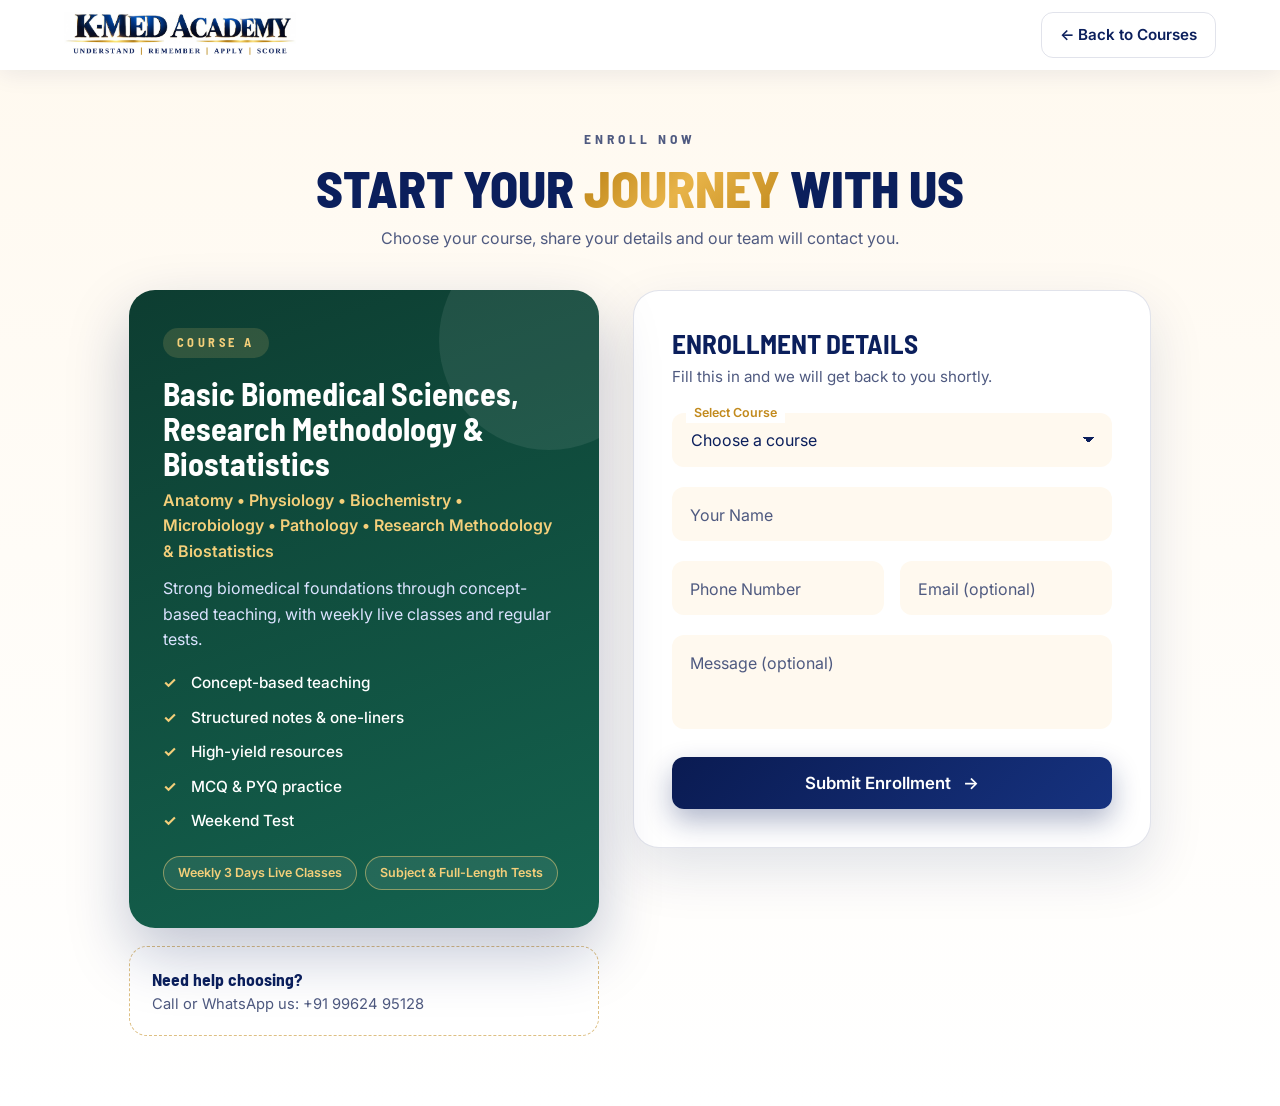
<file: enroll.html>
<!DOCTYPE html>
<html lang="en">
<head>
<meta charset="UTF-8">
<meta name="viewport" content="width=device-width, initial-scale=1.0">
<title>Enroll | K-Med Academy</title>
<link rel="shortcut icon" href="favicon.ico">
<link rel="preconnect" href="https://fonts.googleapis.com">
<link href="https://fonts.googleapis.com/css2?family=Barlow+Semi+Condensed:wght@500;600;700;800&family=Inter:wght@300;400;500;600;700&display=swap" rel="stylesheet">
<style>
:root{--navy:#0b1f5c;--navy2:#16327f;--gold:#c28a1d;--gold2:#e3ab3c;--cream:#fff9ef;--peach:#fdebd0;--muted:#4f5a80;--line:rgba(11,31,92,.12);
--gold-grad:linear-gradient(135deg,#b97f12,#e8b449 50%,#c28a1d);--navy-grad:linear-gradient(135deg,#0a1b52,#16327f);--head:'Barlow Semi Condensed',sans-serif}
*{margin:0;padding:0;box-sizing:border-box}
html{scroll-behavior:smooth}
body{font-family:'Inter',sans-serif;background:linear-gradient(180deg,var(--cream),#fff);color:var(--navy);line-height:1.6;min-height:100vh}
a{text-decoration:none;color:inherit}
ul{list-style:none}
img{max-width:100%;display:block}
h1,h2,h3{font-family:var(--head);line-height:1.1}
.top{display:flex;align-items:center;justify-content:space-between;gap:16px;padding:12px 5%;background:#fff;box-shadow:0 4px 24px rgba(11,31,92,.08);position:sticky;top:0;z-index:50}
.top img{height:46px;width:auto}
.back{display:inline-flex;align-items:center;gap:8px;font-weight:600;font-size:.95rem;color:var(--navy);padding:10px 18px;border-radius:12px;border:1.5px solid var(--line);transition:.3s}
.back:hover{background:var(--navy-grad);color:#fff;border-color:transparent}
.wrap{max-width:1150px;margin:0 auto;padding:48px 5% 70px}
.head{text-align:center;margin-bottom:38px}
.eyebrow{font-family:var(--head);font-weight:700;font-size:.85rem;letter-spacing:.3em;color:var(--gold);margin-bottom:10px}
.head h1{font-size:clamp(2rem,4.5vw,3.2rem);font-weight:800;text-transform:uppercase}
.head h1 em{font-style:normal;background:var(--gold-grad);-webkit-background-clip:text;background-clip:text;color:transparent}
.head p{color:var(--muted);margin-top:10px}
.grid{display:grid;grid-template-columns:1fr 1.1fr;gap:34px;align-items:start}
.panel{position:relative;overflow:hidden;border-radius:26px;color:#fff;padding:38px 34px;background:var(--bg,linear-gradient(160deg,#0a1b52,#16327f));box-shadow:0 26px 60px rgba(11,31,92,.25);min-height:420px;transition:background .5s}
.panel::before{content:"";position:absolute;right:-60px;top:-60px;width:220px;height:220px;border-radius:50%;background:rgba(255,255,255,.08)}
.panel .tag{display:inline-block;font-family:var(--head);font-weight:700;font-size:.78rem;letter-spacing:.28em;color:#f4cf7a;background:rgba(244,207,122,.15);padding:5px 14px;border-radius:50px;margin-bottom:18px}
.panel h2{font-size:2rem;font-weight:700;margin-bottom:6px;position:relative}
.panel .subt{color:#f4cf7a;font-weight:600;margin-bottom:12px;position:relative}
.panel p{color:#dbe3ff;margin-bottom:18px;position:relative}
.panel ul{display:grid;gap:10px;margin-bottom:22px;position:relative}
.panel li{position:relative;padding-left:28px;font-weight:500;font-size:.96rem}
.panel li::before{content:"\2713";position:absolute;left:0;color:#f4cf7a;font-weight:700}
.chips{display:flex;flex-wrap:wrap;gap:8px;position:relative}
.chips span{padding:6px 14px;border-radius:50px;font-size:.78rem;font-weight:600;color:#f4cf7a;border:1px solid rgba(244,207,122,.5);background:rgba(255,255,255,.08)}
.panel.swap{animation:swap .5s cubic-bezier(.2,.8,.2,1)}
@keyframes swap{from{opacity:0;transform:translateY(14px)}}
.help{margin-top:18px;padding:18px 22px;border-radius:18px;background:#fff;border:1px dashed rgba(194,138,29,.55)}
.help b{font-family:var(--head);font-size:1.1rem}
.help p{color:var(--muted);font-size:.92rem}
.form{padding:38px;border-radius:26px;background:#fff;border:1px solid var(--line);box-shadow:0 22px 55px rgba(11,31,92,.12)}
.form h3{font-size:1.7rem;text-transform:uppercase;margin-bottom:6px}
.form .sub{color:var(--muted);font-size:.95rem;margin-bottom:24px}
.field{position:relative;margin-bottom:20px}
.field input,.field select,.field textarea{width:100%;padding:16px 18px;background:var(--cream);border:1.5px solid transparent;border-radius:12px;color:var(--navy);font-family:inherit;font-size:1rem;outline:0;transition:.3s;resize:none;appearance:none;-webkit-appearance:none}
.field select{background-image:linear-gradient(45deg,transparent 50%,var(--navy) 50%),linear-gradient(135deg,var(--navy) 50%,transparent 50%);background-position:calc(100% - 22px) 50%,calc(100% - 16px) 50%;background-size:6px 6px;background-repeat:no-repeat;padding-right:44px;cursor:pointer;text-overflow:ellipsis}
.field label{position:absolute;left:18px;top:16px;color:var(--muted);pointer-events:none;transition:.25s}
.field input:focus,.field select:focus,.field textarea:focus{border-color:var(--gold);background-color:#fff;box-shadow:0 0 0 4px rgba(227,171,60,.2)}
.field input:focus+label,.field input:not(:placeholder-shown)+label,.field textarea:focus+label,.field textarea:not(:placeholder-shown)+label,.field select+label{top:-10px;left:14px;font-size:.78rem;color:var(--gold);background:#fff;padding:0 8px;font-weight:600}
.row{display:grid;grid-template-columns:1fr 1fr;gap:16px}
.hp{position:absolute;left:-9999px;opacity:0;height:0;width:0}
.btn{display:flex;align-items:center;justify-content:center;gap:12px;width:100%;padding:16px 30px;border-radius:12px;border:0;cursor:pointer;font-family:inherit;font-weight:600;font-size:1.05rem;background:var(--navy-grad);color:#fff;box-shadow:0 12px 28px rgba(11,31,92,.32);transition:transform .3s,box-shadow .3s,opacity .3s}
.btn:hover{transform:translateY(-3px);box-shadow:0 18px 36px rgba(11,31,92,.42)}
.btn:disabled{opacity:.7;cursor:wait;transform:none}
.spin{display:none;width:18px;height:18px;border-radius:50%;border:3px solid rgba(255,255,255,.4);border-top-color:#fff;animation:sp .7s linear infinite}
.btn.load .spin{display:inline-block}
.btn.load .arrow{display:none}
@keyframes sp{to{transform:rotate(360deg)}}
.err{display:none;color:#b3261e;font-size:.9rem;font-weight:600;margin-bottom:14px}
.err.show{display:block}
.ok{display:none;margin-top:16px;padding:14px 18px;border-radius:12px;background:#e6f6ec;color:#14804f;text-align:center;font-weight:600}
.ok.show{display:block;animation:swap .5s}
@media(max-width:900px){
  .grid{grid-template-columns:1fr}
  .panel{min-height:0;padding:30px 24px}
  .panel h2{font-size:1.7rem}
  .form{padding:28px 22px}
  .row{grid-template-columns:1fr}
  .field input,.field select,.field textarea{font-size:16px}
}
</style>
</head>
<body>

<header class="top">
  <a href="index.html"><img src="images/logom.webp" alt="K-Med Academy"></a>
  <a href="index.html#courses" class="back">&larr; Back to Courses</a>
</header>

<main class="wrap">
  <div class="head">
    <p class="eyebrow">ENROLL NOW</p>
    <h1>Start your <em>journey</em> with us</h1>
    <p>Choose your course, share your details and our team will contact you.</p>
  </div>

  <div class="grid">
    <div>
      <div class="panel" id="panel">
        <span class="tag" id="pTag"></span>
        <h2 id="pTitle"></h2>
        <div class="subt" id="pSub"></div>
        <p id="pDesc"></p>
        <ul id="pList"></ul>
        <div class="chips" id="pChips"></div>
      </div>
      <div class="help">
        <b>Need help choosing?</b><p>Call or WhatsApp us: +91 99624 95128</p>
      </div>
    </div>

    <form class="form" id="enrollForm" novalidate>
      <h3>Enrollment details</h3>
      <p class="sub">Fill this in and we will get back to you shortly.</p>

      <div class="field">
        <select id="course" required></select>
        <label for="course">Select Course</label>
      </div>
      <div class="field"><input type="text" id="name" required placeholder=" " autocomplete="name"><label for="name">Your Name</label></div>
      <div class="row">
        <div class="field"><input type="tel" id="phone" required placeholder=" " inputmode="numeric" autocomplete="tel"><label for="phone">Phone Number</label></div>
        <div class="field"><input type="email" id="email" placeholder=" " autocomplete="email"><label for="email">Email (optional)</label></div>
      </div>
      <div class="field"><textarea id="msg" rows="3" placeholder=" "></textarea><label for="msg">Message (optional)</label></div>

      <input type="text" class="hp" id="hp" tabindex="-1" autocomplete="off" aria-hidden="true">

      <p class="err" id="err"></p>
      <button class="btn" id="submitBtn" type="submit"><span class="spin"></span><span id="btnTxt">Submit Enrollment</span> <span class="arrow">&rarr;</span></button>
      <p class="ok" id="ok">&#10003; Thank you! Your enrollment details have been sent. Our team will contact you soon.</p>
    </form>
  </div>
</main>

<script>
(function(){
  // Web3Forms key: enrollment details are emailed to kmedacademy1@gmail.com
  var ACCESS_KEY = "9f4764c9-cecd-4c62-920c-798b5c4b7b2a";

  // URL: enroll.html?course=A   (A, B, C, D or E)
  var COURSES = {
    A:{tag:"COURSE A",title:"Basic Biomedical Sciences, Research Methodology & Biostatistics",
      bg:"linear-gradient(160deg,#0d3d31,#14634f)",
      sub:"Anatomy • Physiology • Biochemistry • Microbiology • Pathology • Research Methodology & Biostatistics",
      desc:"Strong biomedical foundations through concept-based teaching, with weekly live classes and regular tests.",
      list:["Concept-based teaching","Structured notes & one-liners","High-yield resources","MCQ & PYQ practice","Weekend Test"],
      chips:["Weekly 3 Days Live Classes","Subject & Full-Length Tests"]},
    B:{tag:"COURSE B",title:"Siddha Strategy Series",
      bg:"linear-gradient(160deg,#14246d,#2a47a8)",
      sub:"BSMS Siddha Curriculum",
      desc:"A strategy-led series to plan your study and revision across the BSMS Siddha curriculum.",
      list:["Strategy Discussion","Weekly Study Plan & Revision Plan","Weekend Test"],
      chips:["Strategy","Revision Plan","Weekend Test"]},
    C:{tag:"COURSE C",title:"Siddha Regular Classes",
      bg:"linear-gradient(160deg,#7d5410,#c28a1d)",
      sub:"",
      desc:"MCQ-oriented Siddha subject classes with regular strategy discussions.",
      list:["MCQ-oriented Siddha subject classes","Weekly 2 Classes (Tuesday & Thursday)","Strategy Discussion"],
      chips:["MCQ Oriented","Tuesday & Thursday","Strategy"]},
    D:{tag:"COURSE D",title:"Research Methodology & Biostatistics",
      bg:"linear-gradient(160deg,#601724,#9a2b3c)",
      sub:"",
      desc:"Understand study design, data and statistics through exam-focused MCQ practice.",
      list:["MCQ Oriented","Weekly Once Class","Weekend Test"],
      chips:["MCQ Oriented","Weekly Once","Weekend Test"]},
    E:{tag:"COURSE E",title:"Orthopedics & Traumatology",
      bg:"linear-gradient(160deg,#14246d,#2a47a8)",
      sub:"",
      desc:"Learn bones, joints and injuries with clear concepts and clinical teaching.",
      list:["Concept Oriented Classes","Clinical Oriented Teaching","Weekly Twice","Weekend Test"],
      chips:["Concept Based","Clinical","Weekend Test"]}
  };
  var KEYS = Object.keys(COURSES);
  var sel = document.getElementById("course");
  var panel = document.getElementById("panel");
  function esc(t){return String(t).replace(/&/g,"&amp;").replace(/</g,"&lt;");}
  function label(k){return COURSES[k].tag.replace("COURSE","Course") + " - " + COURSES[k].title;}

  var ph = document.createElement("option");
  ph.value = ""; ph.textContent = "Choose a course"; ph.disabled = true; sel.appendChild(ph);
  KEYS.forEach(function(k){
    var o = document.createElement("option"); o.value = k; o.textContent = label(k); sel.appendChild(o);
  });

  function show(k){
    var c = COURSES[k]; if(!c) return;
    panel.style.background = c.bg;
    document.getElementById("pTag").textContent = c.tag;
    document.getElementById("pTitle").textContent = c.title;
    document.getElementById("pSub").textContent = c.sub;
    document.getElementById("pSub").style.display = c.sub ? "block" : "none";
    document.getElementById("pDesc").textContent = c.desc;
    document.getElementById("pList").innerHTML = c.list.map(function(t){return "<li>"+esc(t)+"</li>";}).join("");
    document.getElementById("pChips").innerHTML = c.chips.map(function(t){return "<span>"+esc(t)+"</span>";}).join("");
    panel.classList.remove("swap"); void panel.offsetWidth; panel.classList.add("swap");
  }

  var q = (new URLSearchParams(location.search).get("course") || "").toUpperCase();
  var fromUrl = !!COURSES[q];
  sel.value = fromUrl ? q : "";
  show(fromUrl ? q : "A");
  sel.addEventListener("change", function(){ show(sel.value); });

  var form = document.getElementById("enrollForm");
  var err = document.getElementById("err");
  var ok = document.getElementById("ok");
  var btn = document.getElementById("submitBtn");
  var btnTxt = document.getElementById("btnTxt");

  form.addEventListener("submit", function(e){
    e.preventDefault();
    err.classList.remove("show"); ok.classList.remove("show");
    if(document.getElementById("hp").value){ ok.classList.add("show"); return; }

    var key = sel.value;
    var name = document.getElementById("name").value.trim();
    var phone = document.getElementById("phone").value.replace(/\D/g,"");
    var email = document.getElementById("email").value.trim();
    var msg = document.getElementById("msg").value.trim();

    var m = "";
    if(!key) m = "Please select a course.";
    else if(!name) m = "Please enter your name.";
    else if(phone.length < 10) m = "Please enter a valid phone number.";
    else if(email && !/^\S+@\S+\.\S+$/.test(email)) m = "Please enter a valid email address.";
    if(m){ err.textContent = m; err.classList.add("show"); return; }

    btn.disabled = true; btn.classList.add("load"); btnTxt.textContent = "Sending...";
    var courseName = label(key);
    var payload = {
      access_key: ACCESS_KEY,
      subject: "New Enrollment: " + courseName + " - " + name,
      from_name: "K-Med Academy Website",
      course: courseName, name: name, phone: phone,
      message: msg || "No message"
    };
    if(email) payload.email = email;

    fetch("https://api.web3forms.com/submit", {
      method: "POST",
      headers: {"Content-Type":"application/json","Accept":"application/json"},
      body: JSON.stringify(payload)
    })
    .then(function(r){ return r.json().then(function(j){ return {ok:r.ok, j:j}; }); })
    .then(function(res){
      if(res.ok && res.j.success){
        ok.classList.add("show"); form.reset(); sel.value = "";
        ok.scrollIntoView({behavior:"smooth", block:"center"});
      } else { throw new Error((res.j && res.j.message) || "failed"); }
    })
    .catch(function(){
      err.textContent = "Sorry, we could not send your details. Please check your internet and try again, or call +91 99624 95128.";
      err.classList.add("show");
    })
    .finally(function(){
      btn.disabled = false; btn.classList.remove("load"); btnTxt.textContent = "Submit Enrollment";
    });
  });
})();
</script>
</body>
</html>
</file>
